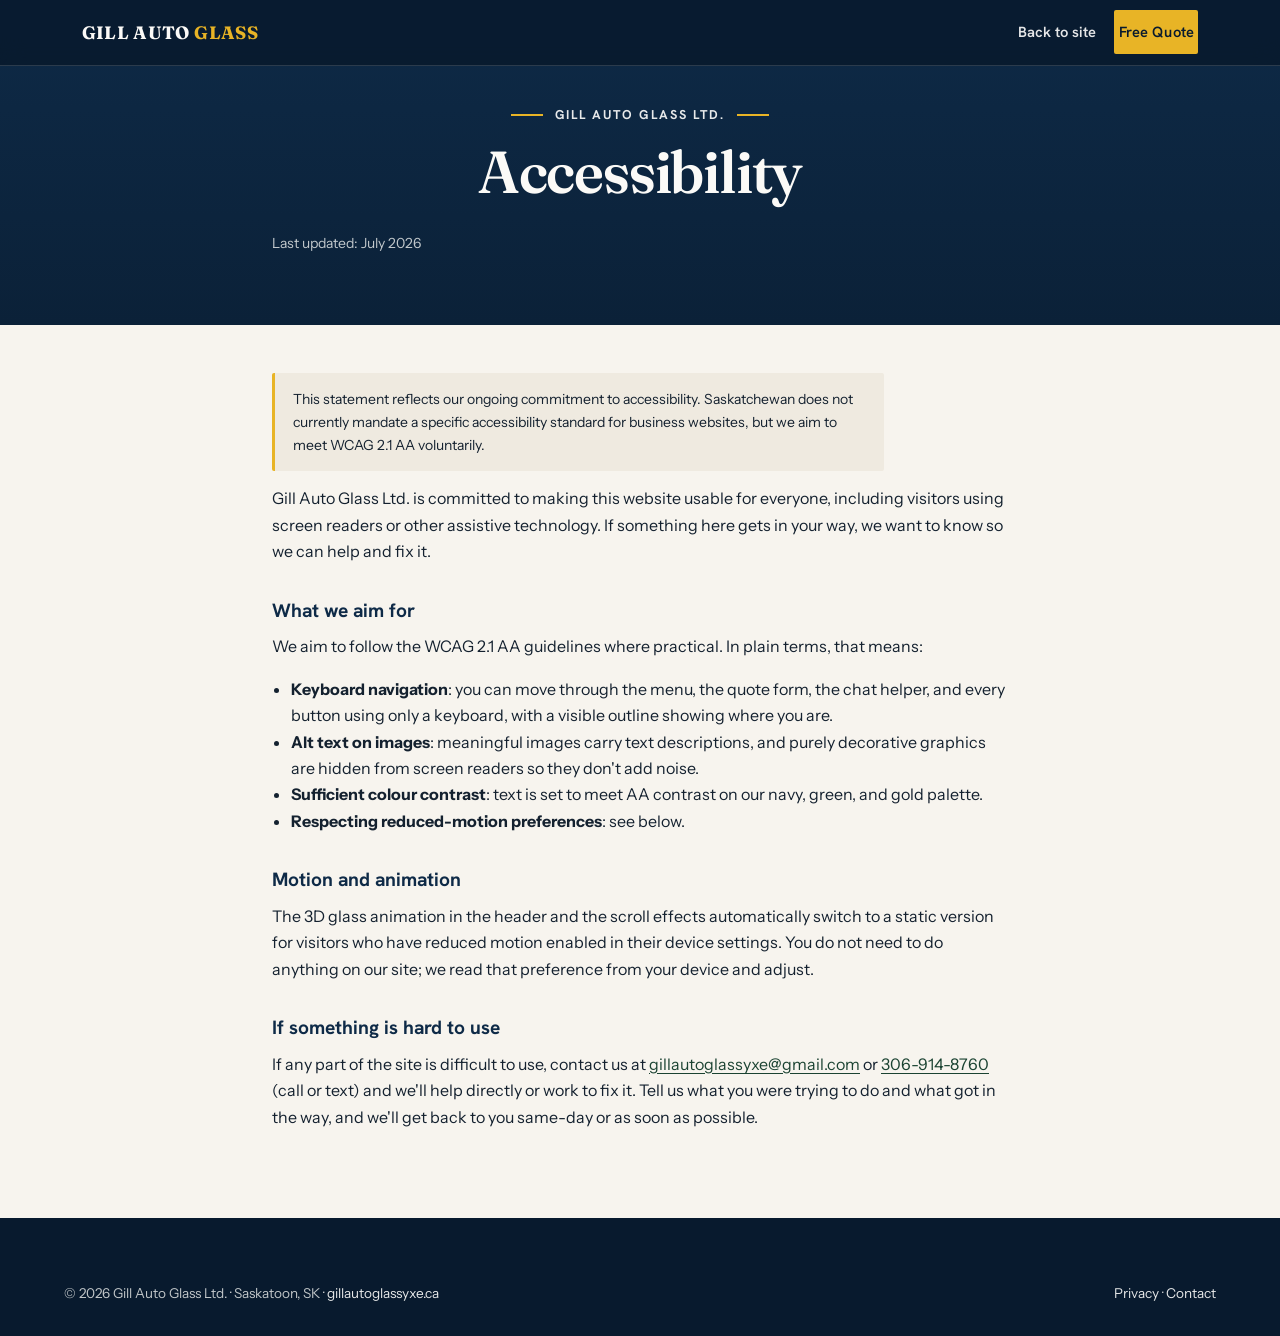
<file: accessibility.html>
<!DOCTYPE html>
<!-- Accessibility statement. Plain-language; reflects a voluntary WCAG 2.1 AA aim.
     Not legal advice. -->
<html lang="en">
<head>
  <meta charset="UTF-8">
  <meta name="viewport" content="width=device-width, initial-scale=1">
  <title>Accessibility | Gill Auto Glass Ltd., Saskatoon</title>
  <meta name="description" content="Accessibility statement for Gill Auto Glass Ltd., Saskatoon. Our commitment to WCAG 2.1 AA, reduced-motion support, and how to reach us if any part of the site is hard to use.">
  <meta name="robots" content="noindex">
  <link rel="canonical" href="https://gillautoglassyxe.ca/accessibility.html">

  <link rel="preconnect" href="https://fonts.googleapis.com">
  <link rel="preconnect" href="https://fonts.gstatic.com" crossorigin>
  <link href="https://fonts.googleapis.com/css2?family=Fraunces:opsz,wght@9..144,500;9..144,600;9..144,700&family=Hanken+Grotesk:wght@500;600;700&family=Instrument+Sans:ital,wght@0,400;0,500;0,600;1,400&display=swap" rel="stylesheet">
  <link rel="stylesheet" href="css/styles.css">
  <style>
    /* Page-local layout (shared look with privacy.html) */
    .policy-header {
      background: linear-gradient(180deg, var(--navy-800), var(--navy-900));
      color: var(--white-90);
      padding: 6.5rem 1.25rem 3.5rem;
    }
    .policy-body { padding: 3rem 1.25rem 4.5rem; }
    .policy-body h2 {
      font-family: var(--font-accent);
      font-size: 1.2rem;
      color: var(--navy-800);
      margin-top: 2.2rem;
    }
    .policy-body p, .policy-body li { max-width: 68ch; color: var(--ink); }
    .policy-updated { color: var(--white-70); font-size: var(--text-small); }
    .policy-note {
      background: var(--paper-deep);
      border-left: 3px solid var(--gold-500);
      border-radius: var(--radius-sm);
      padding: 0.9rem 1.1rem;
      font-size: var(--text-small);
      color: var(--ink-soft);
      max-width: 68ch;
    }
  </style>
</head>
<body>

  <a class="skip-link" href="#main">Skip to main content</a>

  <header class="site-nav">
    <div class="nav-inner">
      <!-- TODO: replace wordmark with owner's vector logo when available. -->
      <a href="index.html" class="wordmark" aria-label="Gill Auto Glass home">
        GILL AUTO <span class="wordmark-accent">GLASS</span>
      </a>
      <nav class="nav-links is-open-static" aria-label="Main navigation" style="display:flex; align-items:center; gap:1rem;">
        <a href="index.html">Back to site</a>
        <a href="index.html#quote" class="btn btn-gold nav-cta">Free Quote</a>
      </nav>
    </div>
  </header>

  <main id="main">
    <div class="policy-header">
      <div class="container container-narrow">
        <p class="eyebrow eyebrow-light">Gill Auto Glass Ltd.</p>
        <h1 class="section-title" style="color: var(--white);">Accessibility</h1>
        <p class="policy-updated">Last updated: July 2026 <!-- TODO (OWNER VERIFY): confirm date at launch --></p>
      </div>
    </div>

    <article class="policy-body section-paper">
      <div class="container container-narrow">
        <p class="policy-note">
          This statement reflects our ongoing commitment to accessibility. Saskatchewan does not
          currently mandate a specific accessibility standard for business websites, but we aim to
          meet WCAG 2.1 AA voluntarily.
        </p>

        <p>
          Gill Auto Glass Ltd. is committed to making this website usable for everyone, including
          visitors using screen readers or other assistive technology. If something here gets in
          your way, we want to know so we can help and fix it.
        </p>

        <h2>What we aim for</h2>
        <p>
          We aim to follow the WCAG 2.1 AA guidelines where practical. In plain terms, that means:
        </p>
        <ul>
          <li><strong>Keyboard navigation</strong>: you can move through the menu, the quote form, the chat helper, and every button using only a keyboard, with a visible outline showing where you are.</li>
          <li><strong>Alt text on images</strong>: meaningful images carry text descriptions, and purely decorative graphics are hidden from screen readers so they don't add noise.</li>
          <li><strong>Sufficient colour contrast</strong>: text is set to meet AA contrast on our navy, green, and gold palette.</li>
          <li><strong>Respecting reduced-motion preferences</strong>: see below.</li>
        </ul>

        <h2>Motion and animation</h2>
        <p>
          The 3D glass animation in the header and the scroll effects automatically switch to a
          static version for visitors who have reduced motion enabled in their device settings.
          You do not need to do anything on our site; we read that preference from your device and
          adjust.
        </p>

        <h2>If something is hard to use</h2>
        <p>
          If any part of the site is difficult to use, contact us at
          <a href="mailto:gillautoglassyxe@gmail.com">gillautoglassyxe@gmail.com</a> or
          <a href="tel:+13069148760">306-914-8760</a> (call or text) and we'll help directly or
          work to fix it. Tell us what you were trying to do and what got in the way, and we'll get
          back to you same-day or as soon as possible.
        </p>
      </div>
    </article>
  </main>

  <footer class="site-footer">
    <div class="container footer-bottom" style="margin-top: 0; border-top: 0; padding-top: 0.5rem;">
      <p>&copy; 2026 Gill Auto Glass Ltd. · Saskatoon, SK · <a href="index.html">gillautoglassyxe.ca</a></p>
      <p class="footer-domain"><a href="privacy.html">Privacy</a> · <a href="index.html#contact">Contact</a></p>
    </div>
  </footer>

</body>
</html>
</file>
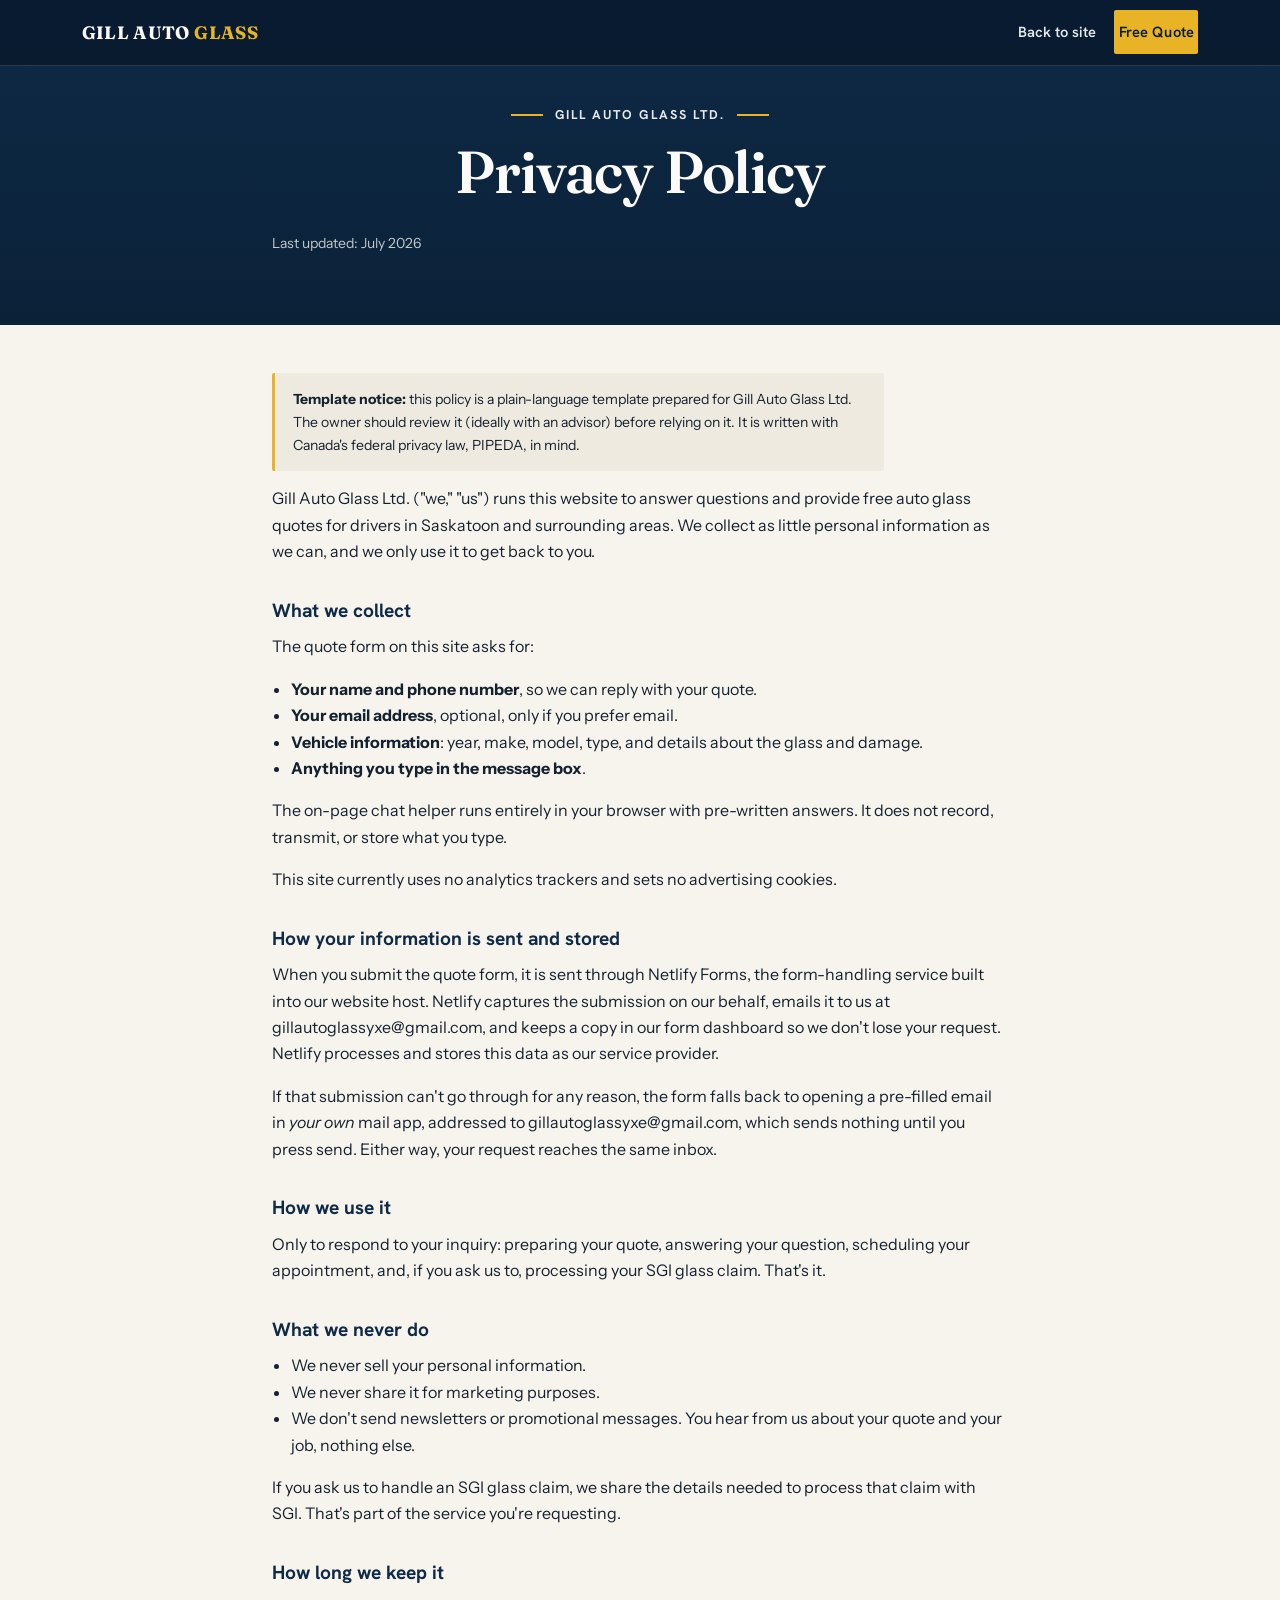
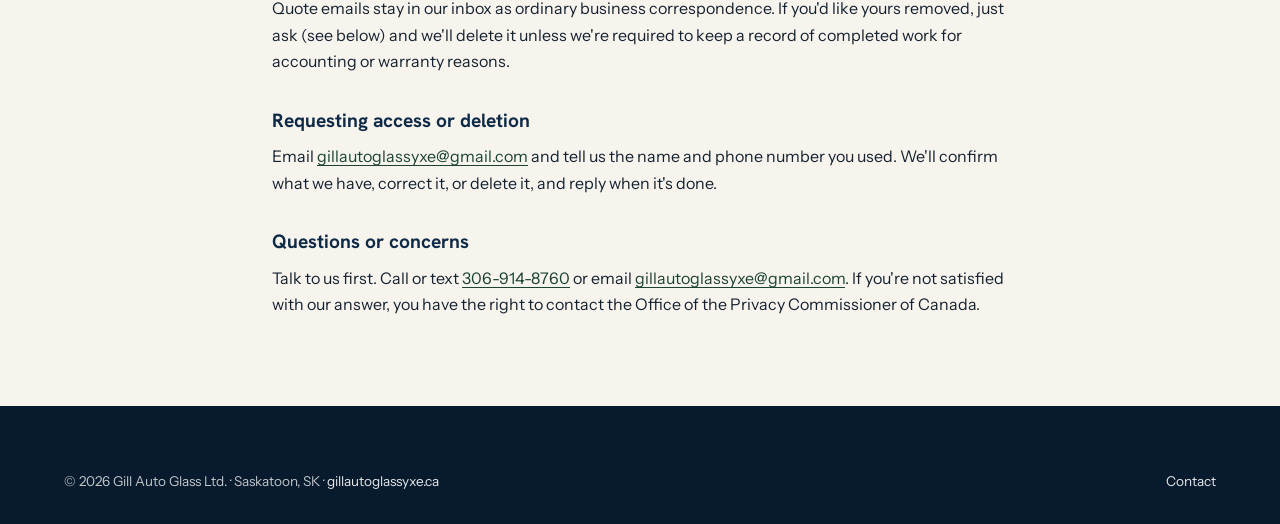
<file: privacy.html>
<!DOCTYPE html>
<!-- TEMPLATE. Owner should review before relying on it.
     Plain-language, PIPEDA-aware privacy policy for a small service business.
     Not legal advice. Have it reviewed before treating it as binding. -->
<html lang="en">
<head>
  <meta charset="UTF-8">
  <meta name="viewport" content="width=device-width, initial-scale=1">
  <title>Privacy Policy | Gill Auto Glass Ltd., Saskatoon</title>
  <meta name="description" content="Plain-language privacy policy for Gill Auto Glass Ltd., Saskatoon. What our quote form collects, how it's used, and how to request deletion.">
  <meta name="robots" content="noindex">
  <link rel="canonical" href="https://gillautoglassyxe.ca/privacy.html">

  <link rel="preconnect" href="https://fonts.googleapis.com">
  <link rel="preconnect" href="https://fonts.gstatic.com" crossorigin>
  <link href="https://fonts.googleapis.com/css2?family=Fraunces:opsz,wght@9..144,500;9..144,600;9..144,700&family=Hanken+Grotesk:wght@500;600;700&family=Instrument+Sans:ital,wght@0,400;0,500;0,600;1,400&display=swap" rel="stylesheet">
  <link rel="stylesheet" href="css/styles.css">
  <style>
    /* Page-local layout for the policy article */
    .policy-header {
      background: linear-gradient(180deg, var(--navy-800), var(--navy-900));
      color: var(--white-90);
      padding: 6.5rem 1.25rem 3.5rem;
    }
    .policy-body { padding: 3rem 1.25rem 4.5rem; }
    .policy-body h2 {
      font-family: var(--font-accent);
      font-size: 1.2rem;
      color: var(--navy-800);
      margin-top: 2.2rem;
    }
    .policy-body p, .policy-body li { max-width: 68ch; color: var(--ink); }
    .policy-updated { color: var(--white-70); font-size: var(--text-small); }
    .policy-note {
      background: var(--paper-deep);
      border-left: 3px solid var(--gold-500);
      border-radius: var(--radius-sm);
      padding: 0.9rem 1.1rem;
      font-size: var(--text-small);
      color: var(--ink-soft);
      max-width: 68ch;
    }
  </style>
</head>
<body>

  <a class="skip-link" href="#main">Skip to main content</a>

  <header class="site-nav">
    <div class="nav-inner">
      <!-- TODO: replace wordmark with owner's vector logo when available. -->
      <a href="index.html" class="wordmark" aria-label="Gill Auto Glass home">
        GILL AUTO <span class="wordmark-accent">GLASS</span>
      </a>
      <nav class="nav-links is-open-static" aria-label="Main navigation" style="display:flex; align-items:center; gap:1rem;">
        <a href="index.html">Back to site</a>
        <a href="index.html#quote" class="btn btn-gold nav-cta">Free Quote</a>
      </nav>
    </div>
  </header>

  <main id="main">
    <div class="policy-header">
      <div class="container container-narrow">
        <p class="eyebrow eyebrow-light">Gill Auto Glass Ltd.</p>
        <h1 class="section-title" style="color: var(--white);">Privacy Policy</h1>
        <p class="policy-updated">Last updated: July 2026 <!-- TODO (OWNER VERIFY): confirm date at launch --></p>
      </div>
    </div>

    <article class="policy-body section-paper">
      <div class="container container-narrow">
        <p class="policy-note">
          <strong>Template notice:</strong> this policy is a plain-language template prepared for
          Gill Auto Glass Ltd. The owner should review it (ideally with an advisor) before relying
          on it. It is written with Canada's federal privacy law, PIPEDA, in mind.
        </p>

        <p>
          Gill Auto Glass Ltd. ("we," "us") runs this website to answer questions and provide
          free auto glass quotes for drivers in Saskatoon and surrounding areas. We collect as
          little personal information as we can, and we only use it to get back to you.
        </p>

        <h2>What we collect</h2>
        <p>The quote form on this site asks for:</p>
        <ul>
          <li><strong>Your name and phone number</strong>, so we can reply with your quote.</li>
          <li><strong>Your email address</strong>, optional, only if you prefer email.</li>
          <li><strong>Vehicle information</strong>: year, make, model, type, and details about the glass and damage.</li>
          <li><strong>Anything you type in the message box</strong>.</li>
        </ul>
        <p>
          The on-page chat helper runs entirely in your browser with pre-written answers. It does
          not record, transmit, or store what you type.
        </p>
        <p>
          This site currently uses no analytics trackers and sets no advertising cookies.
        </p>

        <h2>How your information is sent and stored</h2>
        <p>
          When you submit the quote form, it is sent through Netlify Forms, the form-handling
          service built into our website host. Netlify captures the submission on our behalf, emails
          it to us at gillautoglassyxe@gmail.com, and keeps a copy in our form dashboard so we don't
          lose your request. Netlify processes and stores this data as our service provider.
        </p>
        <p>
          If that submission can't go through for any reason, the form falls back to opening a
          pre-filled email in <em>your own</em> mail app, addressed to gillautoglassyxe@gmail.com,
          which sends nothing until you press send. Either way, your request reaches the same inbox.
        </p>

        <h2>How we use it</h2>
        <p>
          Only to respond to your inquiry: preparing your quote, answering your question,
          scheduling your appointment, and, if you ask us to, processing your SGI glass claim.
          That's it.
        </p>

        <h2>What we never do</h2>
        <ul>
          <li>We never sell your personal information.</li>
          <li>We never share it for marketing purposes.</li>
          <li>We don't send newsletters or promotional messages. You hear from us about your quote and your job, nothing else.</li>
        </ul>
        <p>
          If you ask us to handle an SGI glass claim, we share the details needed to process that
          claim with SGI. That's part of the service you're requesting.
        </p>

        <h2>How long we keep it</h2>
        <p>
          Quote emails stay in our inbox as ordinary business correspondence. If you'd like yours
          removed, just ask (see below) and we'll delete it unless we're required to keep a record
          of completed work for accounting or warranty reasons.
        </p>

        <h2>Requesting access or deletion</h2>
        <p>
          Email <a href="mailto:gillautoglassyxe@gmail.com">gillautoglassyxe@gmail.com</a> and tell
          us the name and phone number you used. We'll confirm what we have, correct it, or delete
          it, and reply when it's done.
        </p>

        <h2>Questions or concerns</h2>
        <p>
          Talk to us first. Call or text <a href="tel:+13069148760">306-914-8760</a> or email
          <a href="mailto:gillautoglassyxe@gmail.com">gillautoglassyxe@gmail.com</a>. If you're not
          satisfied with our answer, you have the right to contact the
          Office of the Privacy Commissioner of Canada.
        </p>
      </div>
    </article>
  </main>

  <footer class="site-footer">
    <div class="container footer-bottom" style="margin-top: 0; border-top: 0; padding-top: 0.5rem;">
      <p>&copy; 2026 Gill Auto Glass Ltd. · Saskatoon, SK · <a href="index.html">gillautoglassyxe.ca</a></p>
      <p class="footer-domain"><a href="index.html#contact">Contact</a></p>
    </div>
  </footer>

</body>
</html>
</file>
<file: css/styles.css>
/* ==========================================================================
   GILL AUTO GLASS, styles.css
   Palette: deep navy (brand) · deep prairie green (secondary) · gold (sparing accent)
   Type:    Fraunces (display) · Instrument Sans (body) · Hanken Grotesk (accents)
   Mobile-first. No build tools.
   ========================================================================== */

/* --------------------------------------------------------------------------
   1. DESIGN TOKENS
   -------------------------------------------------------------------------- */
:root {
  /* Navy, dominant base */
  --navy-950: #081A2E;
  --navy-900: #0B2138;
  --navy-800: #0E2A47;   /* brand navy */
  --navy-700: #16395C;
  --navy-600: #22486E;

  /* Prairie green, strong secondary */
  --green-950: #0E2B1F;
  --green-900: #123527;
  --green-800: #1B4332;  /* section green */
  --green-700: #24523D;
  --green-600: #2E624A;
  --green-300: #5C9B7D;  /* light prairie green for icons/accents on dark, 5.4:1 on navy-950 */

  /* Gold, sparing accent (CTAs, highlights, thin rules only) */
  --gold-500: #E8B426;
  --gold-400: #F0C24A;
  --gold-600: #C99A15;

  /* Neutrals */
  --paper: #F7F4EE;       /* light section background */
  --paper-deep: #EFEAE0;  /* cards on paper */
  --ink: #14212F;         /* body text on light */
  --ink-soft: #3D4C5E;    /* muted text on light, 4.5:1+ on paper */
  --white: #FBFAF7;
  --white-90: rgba(250, 250, 248, 0.92);   /* body text on dark */
  --white-70: rgba(245, 246, 244, 0.78);   /* muted text on dark */
  --line-dark: rgba(255, 255, 255, 0.14);  /* hairlines on dark */
  --line-light: rgba(20, 33, 47, 0.14);    /* hairlines on light */

  /* Type */
  --font-display: "Fraunces", Georgia, serif;
  --font-body: "Instrument Sans", system-ui, -apple-system, sans-serif;
  --font-accent: "Hanken Grotesk", system-ui, -apple-system, sans-serif;

  /* Scale (fluid), oversized display sizes; type carries the design */
  --text-hero: clamp(2.5rem, 8vw, 5.5rem);
  --text-h2: clamp(2rem, 5.4vw, 3.7rem);
  --text-h3: clamp(1.12rem, 2.4vw, 1.3rem);
  --text-body: 1rem;
  --text-small: 0.875rem;

  /* Layout */
  --container: 72rem;
  --container-narrow: 46rem;
  --section-pad: clamp(4rem, 9vw, 7.5rem);
  --radius: 3px;      /* sharp, considered edges, no soft-UI rounding */
  --radius-sm: 2px;

  /* Z-index scale */
  --z-nav: 50;
  --z-chatbot: 60;
  --z-sticky: 40;
  --z-btt: 41;

  /* Motion */
  --ease-out: cubic-bezier(0.22, 1, 0.36, 1);
}

/* --------------------------------------------------------------------------
   2. BASE / RESET
   -------------------------------------------------------------------------- */
*, *::before, *::after { box-sizing: border-box; }

html { scroll-behavior: smooth; }
@media (prefers-reduced-motion: reduce) {
  html { scroll-behavior: auto; }
}

/* Anchored sections stop below the fixed nav */
[id] { scroll-margin-top: 76px; }

body {
  margin: 0;
  font-family: var(--font-body);
  font-size: var(--text-body);
  line-height: 1.65;
  color: var(--ink);
  background: var(--paper);
  -webkit-font-smoothing: antialiased;
  overflow-x: hidden;
}

img, svg { max-width: 100%; display: block; }

/* The hidden attribute always wins, even over components with display rules */
[hidden] { display: none !important; }

h1, h2, h3, h4 { margin: 0 0 0.6em; line-height: 1.15; }
p { margin: 0 0 1em; }
ul, ol { margin: 0 0 1em; padding-left: 1.2em; }

a { color: var(--green-800); text-underline-offset: 3px; }
a:hover { color: var(--green-600); }

button { font: inherit; cursor: pointer; }

/* Focus states, visible everywhere, on light and dark */
:focus-visible {
  outline: 3px solid var(--gold-500);
  outline-offset: 3px;
  border-radius: 2px;
}
.section-paper :focus-visible,
.section-winter :focus-visible {
  outline-color: var(--navy-800);
}

.visually-hidden {
  position: absolute;
  width: 1px; height: 1px;
  margin: -1px; padding: 0;
  overflow: hidden;
  clip: rect(0 0 0 0);
  white-space: nowrap;
  border: 0;
}

.skip-link {
  position: absolute;
  top: -100px; left: 1rem;
  z-index: 100;
  background: var(--gold-500);
  color: var(--navy-950);
  font-family: var(--font-accent);
  font-weight: 700;
  padding: 0.7rem 1.2rem;
  border-radius: var(--radius-sm);
  text-decoration: none;
  transition: top 0.2s var(--ease-out);
}
.skip-link:focus { top: 1rem; color: var(--navy-950); }

/* --------------------------------------------------------------------------
   3. TYPOGRAPHY HELPERS
   -------------------------------------------------------------------------- */
/* Section header group is centered site-wide for visual consistency.
   The eyebrow keeps its gold accent rule, now flanking the centered label
   on both sides so it never reads as a leading dash on a left heading. */
.eyebrow {
  font-family: var(--font-accent);
  font-size: 0.8rem;
  font-weight: 700;
  letter-spacing: 0.16em;
  text-transform: uppercase;
  color: var(--green-800);
  margin-bottom: 1rem;
  display: flex;
  justify-content: center;
  align-items: center;
  gap: 0.75rem;
  /* Center wrapped eyebrow lines too (e.g. "MOBILE WINDSHIELD REPLACEMENT"
     breaking to two lines on mobile). Without this the flex item's text
     defaults to left, reading as off-center under the centered heading. */
  text-align: center;
}
.eyebrow::before,
.eyebrow::after {
  content: "";
  width: 2rem;
  height: 2px;
  background: var(--gold-500);  /* thin gold rule, accent use */
  flex: none;
}
.eyebrow-light { color: var(--white-90); }

/* The hero keeps its own left-aligned identity (headline, sub, CTAs are left),
   so its eyebrow stays left with a single leading rule. */
.hero .eyebrow { justify-content: flex-start; text-align: left; }
.hero .eyebrow::after { display: none; }

.section-title {
  font-family: var(--font-display);
  font-weight: 600;
  font-size: var(--text-h2);
  line-height: 1.04;
  letter-spacing: -0.02em;
  max-width: 20ch;
  text-wrap: balance;
  margin-bottom: 0.5em;
  /* Centered headings site-wide */
  text-align: center;
  margin-left: auto;
  margin-right: auto;
}
.section-lede {
  font-size: 1.06rem;
  max-width: 54ch;
  color: var(--ink-soft);
  margin-bottom: 3rem;
  text-align: center;
  margin-left: auto;
  margin-right: auto;
}

/* Section rhythm: vary the vertical breathing room, kill the uniform-padding look */
.section--vast { padding-top: clamp(5.5rem, 13vw, 11rem); padding-bottom: clamp(5.5rem, 13vw, 11rem); }
.section--tight { padding-top: clamp(3.2rem, 6.5vw, 5rem); padding-bottom: clamp(3.2rem, 6.5vw, 5rem); }

/* Column order flip for the SGI split section (layout only; headings stay centered) */
@media (min-width: 880px) {
  .split--flip .split-text { order: 2; }
  .split--flip .split-visual { order: 1; }
}

/* Oversized ghost word, an editorial background element, never content */
.has-ghost { position: relative; overflow: hidden; }
.ghost-word {
  position: absolute;
  top: 0.02em;
  right: -0.06em;
  z-index: 0;
  font-family: var(--font-display);
  font-weight: 700;
  font-size: clamp(7rem, 24vw, 19rem);
  line-height: 0.8;
  letter-spacing: -0.03em;
  color: rgba(14, 42, 71, 0.05);
  pointer-events: none;
  user-select: none;
}
.ghost-word--dark { color: rgba(255, 255, 255, 0.035); }
.has-ghost > .container { position: relative; z-index: 1; }
@media (max-width: 640px) { .ghost-word { display: none; } }

/* Pull-quote: Fraunces italic between thin gold hairlines */
.pull-quote {
  margin: 1.8rem 0;
  padding: 1.2rem 0;
  border-top: 1px solid var(--gold-500);
  border-bottom: 1px solid var(--gold-500);
  font-family: var(--font-display);
  font-style: italic;
  font-weight: 500;
  font-size: clamp(1.3rem, 2.4vw, 1.75rem);
  line-height: 1.3;
  letter-spacing: -0.01em;
  color: var(--ink);
  max-width: 30ch;
}

h3 { font-family: var(--font-accent); font-weight: 700; font-size: var(--text-h3); }

/* --------------------------------------------------------------------------
   4. BUTTONS
   -------------------------------------------------------------------------- */
.btn {
  display: inline-flex;
  align-items: center;
  justify-content: center;
  gap: 0.5rem;
  font-family: var(--font-accent);
  font-weight: 700;
  font-size: 0.95rem;
  letter-spacing: 0.01em;
  text-decoration: none;
  border: 2px solid transparent;
  border-radius: var(--radius-sm);
  padding: 0.72rem 1.5rem;
  min-height: 44px;               /* touch target */
  cursor: pointer;
  transition: background-color 0.2s, color 0.2s, border-color 0.2s, box-shadow 0.2s;
}
.btn-lg { padding: 0.85rem 1.9rem; font-size: 1.02rem; }

.btn-gold {
  background: var(--gold-500);
  color: var(--navy-950);
}
.btn-gold:hover { background: var(--gold-400); color: var(--navy-950); }

.btn-navy {
  background: var(--navy-800);
  color: var(--white);
}
.btn-navy:hover { background: var(--navy-700); color: var(--white); }

.btn-outline-light {
  background: transparent;
  color: var(--white);
  border-color: rgba(255, 255, 255, 0.55);
}
.btn-outline-light:hover { border-color: var(--white); background: rgba(255,255,255,0.08); color: var(--white); }

.btn-outline-navy {
  background: transparent;
  color: var(--navy-800);
  border-color: var(--navy-800);
}
.btn-outline-navy:hover { background: var(--navy-800); color: var(--white); }

.btn-green {
  background: var(--green-800);
  color: var(--white);
}
.btn-green:hover { background: var(--green-700); color: var(--white); }

.btn-outline-green {
  background: transparent;
  color: var(--green-800);
  border-color: var(--green-800);
}
.btn-outline-green:hover { background: var(--green-800); color: var(--white); }

.btn-ghost {
  background: transparent;
  color: var(--white-90);
  border-color: transparent;
  text-decoration: underline;
  text-underline-offset: 4px;
}
.btn-ghost:hover { color: var(--white); }

/* --------------------------------------------------------------------------
   5. ICONS
   -------------------------------------------------------------------------- */
.icon {
  width: 1.35rem; height: 1.35rem;
  fill: none;
  stroke: currentColor;
  stroke-width: 1.8;
  stroke-linecap: round;
  stroke-linejoin: round;
  flex: none;
}
.icon-lg { width: 2rem; height: 2rem; }

/* --------------------------------------------------------------------------
   6. STICKY NAV
   -------------------------------------------------------------------------- */
.site-nav {
  position: fixed;
  top: 0; left: 0; right: 0;
  z-index: var(--z-nav);
  background: rgba(8, 26, 46, 0.9);
  backdrop-filter: blur(10px);
  -webkit-backdrop-filter: blur(10px);
  border-bottom: 1px solid var(--line-dark);
}
.nav-inner {
  max-width: var(--container);
  margin: 0 auto;
  padding: 0.65rem 1.1rem;
  display: flex;
  align-items: center;
  justify-content: space-between;
  gap: 1rem;
}

.wordmark {
  font-family: var(--font-display);
  font-weight: 700;
  font-size: 1.12rem;
  letter-spacing: 0.02em;
  color: var(--white);
  text-decoration: none;
  white-space: nowrap;
}
.wordmark:hover { color: var(--white); }
.wordmark-accent {
  color: var(--gold-500);
}

.nav-links {
  display: none; /* mobile: hidden until toggled */
}
.nav-links a {
  color: var(--white-90);
  text-decoration: none;
  font-family: var(--font-accent);
  font-weight: 600;
  font-size: 0.92rem;
  padding: 0.4rem 0.15rem;
}
.nav-links a:hover { color: var(--gold-400); }
.nav-phone { white-space: nowrap; }
.nav-cta { color: var(--navy-950) !important; }

.nav-toggle {
  display: inline-flex;
  flex-direction: column;
  justify-content: center;
  gap: 5px;
  width: 44px; height: 44px;
  padding: 10px;
  background: transparent;
  border: 0;
}
.nav-toggle-bar {
  display: block;
  width: 100%; height: 2px;
  background: var(--white);
  transition: transform 0.25s var(--ease-out), opacity 0.2s;
}
.nav-toggle[aria-expanded="true"] .nav-toggle-bar:nth-child(1) { transform: translateY(7px) rotate(45deg); }
.nav-toggle[aria-expanded="true"] .nav-toggle-bar:nth-child(2) { opacity: 0; }
.nav-toggle[aria-expanded="true"] .nav-toggle-bar:nth-child(3) { transform: translateY(-7px) rotate(-45deg); }

/* Mobile menu open state */
.nav-links.is-open {
  display: flex;
  flex-direction: column;
  align-items: flex-start;
  gap: 0.35rem;
  position: absolute;
  top: 100%; left: 0; right: 0;
  background: var(--navy-950);
  border-bottom: 1px solid var(--line-dark);
  padding: 1rem 1.25rem 1.4rem;
}
.nav-links.is-open a { padding: 0.55rem 0.15rem; font-size: 1.02rem; }
.nav-links.is-open .nav-cta { margin-top: 0.5rem; padding: 0.72rem 1.5rem; }

@media (min-width: 960px) {
  .nav-toggle { display: none; }
  .nav-links {
    display: flex;
    align-items: center;
    gap: clamp(0.7rem, 1.6vw, 1.4rem);
  }
}

/* --------------------------------------------------------------------------
   7. HERO
   -------------------------------------------------------------------------- */
.hero {
  position: relative;
  min-height: 100svh;
  display: flex;
  flex-direction: column;
  justify-content: center;
  background:
    radial-gradient(120% 90% at 80% 10%, var(--navy-700) 0%, transparent 55%),
    linear-gradient(175deg, var(--navy-900) 0%, var(--navy-800) 55%, var(--navy-950) 100%);
  color: var(--white-90);
  overflow: hidden;
  padding: 6.5rem 1.25rem 5rem;
}

.hero-canvas-wrap {
  position: absolute;
  inset: 0;
  z-index: 0;
}
.hero-canvas-wrap canvas {
  position: absolute;
  inset: 0;
  width: 100%; height: 100%;
}

/* Static fallback pane (reduced motion / no WebGL). Hidden once canvas mounts. */
.hero-glass-fallback {
  position: absolute;
  inset: 0;
  display: flex;
  align-items: center;
  justify-content: flex-end;
  padding: 2rem;
  opacity: 0.5;
}
.fallback-glass-svg { width: min(60vw, 620px); height: auto; }

.hero-content {
  position: relative;
  z-index: 1;
  max-width: var(--container);
  margin: 0 auto;
  width: 100%;
}

.hero-title {
  font-family: var(--font-display);
  font-weight: 600;
  font-size: var(--text-hero);
  line-height: 1.01;
  letter-spacing: -0.025em;
  color: var(--white);
  max-width: 15ch;
  text-wrap: balance;
}
.hero-title em {
  font-style: italic;
  color: var(--gold-400);
}
/* Supporting line under the main headline, a step down so it doesn't compete */
.hero-title-sub {
  display: block;
  font-size: 0.56em;
  line-height: 1.1;
  margin-top: 0.28em;
  max-width: 22ch;
}

.hero-sub {
  max-width: 54ch;
  font-size: 1.06rem;
  color: var(--white-70);
  margin: 1.2rem 0 1.8rem;
}

.hero-ctas {
  display: flex;
  flex-wrap: wrap;
  gap: 0.8rem;
  margin-bottom: 2.4rem;
}

/* Badge row: same HEIGHT, auto width, evenly spaced with generous gaps.
   Desktop = wrapping flex row; mobile (<=440px) = 2-across grid. */
.trust-badges {
  --badge-h: 52px;
  list-style: none;
  padding: 0;
  margin: 0;
  display: flex;
  flex-wrap: wrap;
  align-items: stretch;
  gap: 0.9rem 1rem;
  max-width: 40rem;
}
.trust-badges li {
  height: var(--badge-h);
  display: flex;
  align-items: center;
  gap: 0.6rem;
  font-family: var(--font-accent);
  font-weight: 600;
  font-size: 0.9rem;
  color: var(--white-90);
  background: rgba(255, 255, 255, 0.06);
  border: 1px solid var(--line-dark);
  border-radius: var(--radius-sm);
  padding: 0 1rem;
}
.trust-badges .icon { color: var(--gold-500); }

/* Official SGI Preferred Partner logo: light chip so it's legible on navy,
   shown at natural aspect at the shared badge height, never recoloured. */
.trust-badges li.trust-badge-logo {
  background: var(--white);
  border-color: rgba(255, 255, 255, 0.5);
  padding: 0.4rem 0.75rem;
}
.trust-badge-logo img {
  height: 100%;
  width: auto;
  max-width: 100%;
  object-fit: contain;
  display: block;
}

@media (max-width: 440px) {
  .trust-badges {
    display: grid;
    grid-template-columns: 1fr 1fr;
  }
  .trust-badges li { height: 48px; }
  /* Logo spans both columns on top for prominence, badges sit 2-across below */
  .trust-badges li.trust-badge-logo {
    grid-column: 1 / -1;
    height: 60px;
    justify-content: center;
  }
}

.hero-scroll-hint {
  position: absolute;
  left: 50%;
  bottom: 1.2rem;
  transform: translateX(-50%);
  z-index: 1;
  display: flex;
  align-items: center;
  gap: 0.5rem;
  font-family: var(--font-accent);
  font-size: 0.78rem;
  letter-spacing: 0.08em;
  text-transform: uppercase;
  color: var(--white-70);
  white-space: nowrap;
}
.hero-scroll-hint .icon { width: 1rem; height: 1rem; animation: hint-bob 2.2s ease-in-out infinite; }
@keyframes hint-bob {
  0%, 100% { transform: translateY(0); }
  50% { transform: translateY(5px); }
}
@media (prefers-reduced-motion: reduce) {
  .hero-scroll-hint .icon { animation: none; }
}
@media (max-width: 420px) {
  .hero-scroll-hint { display: none; }
}

/* --------------------------------------------------------------------------
   8. SECTIONS, shared shells
   -------------------------------------------------------------------------- */
.section { padding: var(--section-pad) 1.25rem; }
.container { max-width: var(--container); margin: 0 auto; }
.container-narrow { max-width: var(--container-narrow); }

.section-paper { background: var(--paper); color: var(--ink); }

.section-navy {
  background: linear-gradient(180deg, var(--navy-800), var(--navy-900));
  color: var(--white-90);
}
.section-green {
  background: linear-gradient(180deg, var(--green-800), var(--green-900));
  color: var(--white-90);
}
.section-deepgreen {
  background: linear-gradient(180deg, var(--green-900), var(--green-950));
  color: var(--white-90);
}

/* On-dark section overrides */
.section-navy .section-lede,
.section-green .section-lede,
.section-deepgreen .section-lede { color: var(--white-70); }
.section-navy a:not(.btn),
.section-green a:not(.btn),
.section-deepgreen a:not(.btn) { color: var(--gold-400); }
.section-navy a:not(.btn):hover,
.section-green a:not(.btn):hover,
.section-deepgreen a:not(.btn):hover { color: var(--gold-500); }
.section-navy .eyebrow, .section-green .eyebrow, .section-deepgreen .eyebrow { color: var(--white-90); }
.section-navy .section-title, .section-green .section-title, .section-deepgreen .section-title { color: var(--white); }

.section-cta {
  margin-top: 2.2rem;
  display: flex;
  flex-direction: column;
  align-items: flex-start;
  gap: 0.9rem;
}
.cta-aside { font-size: var(--text-small); margin: 0; }
.fine-print { font-size: var(--text-small); color: var(--white-70); }
.section-paper .fine-print { color: var(--ink-soft); }

/* Split layout (text + visual) */
.split { display: grid; gap: 2.5rem; }
@media (min-width: 880px) {
  .split { grid-template-columns: 1.2fr 0.8fr; align-items: center; gap: 4rem; }
}

/* --------------------------------------------------------------------------
   9. SERVICES, editorial numbered index (not a card grid)
   -------------------------------------------------------------------------- */
.services-index {
  list-style: none;
  padding: 0;
  margin: 0;
  border-top: 1px solid var(--line-light);
}
.service-row {
  display: grid;
  grid-template-columns: 3.2rem 1fr auto;
  gap: 1rem 1.4rem;
  align-items: start;
  padding: 1.4rem 0.9rem 1.4rem 0.75rem;
  border-bottom: 1px solid var(--line-light);
  border-left: 3px solid transparent;
  transition: border-color 0.2s, background-color 0.2s;
}
.service-row:hover {
  background: var(--white);
  border-left-color: var(--gold-500);
}
.service-num {
  font-family: var(--font-display);
  font-weight: 600;
  font-size: 1.05rem;
  color: var(--green-800);
  padding-top: 0.2rem;
  font-variant-numeric: tabular-nums;
}
.service-row-main h3 { font-size: 1.12rem; margin-bottom: 0.35rem; color: var(--navy-800); }
.service-row-main p { font-size: 0.95rem; color: var(--ink-soft); margin: 0; max-width: 62ch; }
.service-row-icon { color: var(--green-700); margin-top: 0.15rem; }

/* ADAS differentiator row keeps a persistent gold flag */
.service-row-flag { border-left-color: var(--gold-500); }

@media (max-width: 560px) {
  .service-row { grid-template-columns: 2.4rem 1fr; }
  .service-row-icon { display: none; }
}
/* Index sits offset from the header on wide screens */
@media (min-width: 1024px) {
  .services-index { margin-left: 12%; }
}

/* --------------------------------------------------------------------------
   10. MOBILE SERVICE STEPS
   -------------------------------------------------------------------------- */
.steps-row {
  list-style: none;
  counter-reset: step;
  padding: 0;
  margin: 0 0 1rem;
  display: grid;
  gap: 1rem;
}
@media (min-width: 780px) { .steps-row { grid-template-columns: repeat(3, 1fr); gap: 1.4rem; } }

.step-card {
  background: rgba(255, 255, 255, 0.05);
  border: 1px solid var(--line-dark);
  border-radius: var(--radius);
  padding: 1.6rem 1.4rem;
}
.step-num {
  display: block;
  color: var(--gold-400);
  font-family: var(--font-display);
  font-weight: 600;
  font-style: italic;
  font-size: 2.6rem;
  line-height: 1;
  margin-bottom: 0.7rem;
}
/* Staggered stair on desktop, deliberate, not grid-perfect.
   (margin, not transform: GSAP reveals own the transform channel) */
@media (min-width: 780px) {
  .steps-row { align-items: start; }
  .steps-row .step-card:nth-child(2) { margin-top: 1.6rem; }
  .steps-row .step-card:nth-child(3) { margin-top: 3.2rem; }
}
.step-card h3 { color: var(--white); font-size: 1.1rem; }
.step-card p { color: var(--white-70); font-size: 0.95rem; margin: 0; }

/* --------------------------------------------------------------------------
   11. ADAS SECTION
   -------------------------------------------------------------------------- */
.adas-diagram {
  background: var(--green-800);
  color: var(--white-70);
  border-radius: var(--radius);
  padding: 2rem 1.6rem 1.4rem;
}
.adas-diagram svg { width: 100%; height: auto; color: var(--white-70); }
.diagram-caption {
  font-family: var(--font-accent);
  font-size: 0.82rem;
  letter-spacing: 0.04em;
  text-align: center;
  color: var(--white-70);
  margin: 1rem 0 0;
}

/* --------------------------------------------------------------------------
   12. SGI CLAIMS
   -------------------------------------------------------------------------- */
.check-list {
  list-style: none;
  padding: 0;
  margin: 0 0 1.2em;
}
.check-list li {
  position: relative;
  padding-left: 2rem;
  margin-bottom: 0.8em;
}
.check-list li::before {
  content: "";
  position: absolute;
  left: 0; top: 0.42em;
  width: 0.95rem; height: 0.55rem;
  border-left: 2.5px solid var(--gold-500);
  border-bottom: 2.5px solid var(--gold-500);
  transform: rotate(-45deg);
}

.claim-card {
  background: rgba(255, 255, 255, 0.06);
  border: 1px solid var(--line-dark);
  border-radius: var(--radius);
  padding: 1.8rem 1.6rem;
}
.claim-card-title {
  color: var(--white);
  font-size: 1.05rem;
  padding-bottom: 0.8rem;
  border-bottom: 2px solid var(--gold-500);
  display: inline-block;
}
.claim-steps {
  list-style: none;
  counter-reset: claim;
  padding: 0;
  margin: 1.2rem 0 0.8rem;
}
.claim-steps li {
  counter-increment: claim;
  display: flex;
  align-items: baseline;
  gap: 0.9rem;
  padding: 0.65rem 0;
  border-bottom: 1px solid var(--line-dark);
  color: var(--white-90);
}
.claim-steps li:last-child { border-bottom: 0; }
.claim-steps li::before {
  content: counter(claim);
  font-family: var(--font-display);
  font-weight: 700;
  color: var(--gold-400);
  font-size: 1.1rem;
}
.claim-card-note { color: var(--white-70); font-size: var(--text-small); margin: 0; }

/* --------------------------------------------------------------------------
   13. WINTER
   -------------------------------------------------------------------------- */
.section-winter {
  background:
    linear-gradient(180deg, rgba(27, 67, 50, 0.05), transparent 40%),
    var(--paper);
}
.winter-grid { display: grid; gap: 2rem; }
@media (min-width: 880px) { .winter-grid { grid-template-columns: 1.2fr 0.8fr; gap: 3.5rem; } }

.winter-points { display: grid; gap: 1rem; align-content: start; }
.winter-point {
  background: var(--green-800);
  color: var(--white-90);
  border-radius: var(--radius);
  padding: 1.4rem 1.4rem 1.1rem;
}
.winter-point-figure {
  display: block;
  font-family: var(--font-display);
  font-weight: 700;
  font-size: 2rem;
  color: var(--gold-400);
  margin-bottom: 0.3rem;
}
.winter-point p { font-size: 0.92rem; color: var(--white-70); margin: 0; }

/* --------------------------------------------------------------------------
   14. QUOTE WIZARD
   -------------------------------------------------------------------------- */
.wizard {
  background: rgba(255, 255, 255, 0.05);
  border: 1px solid var(--line-dark);
  border-radius: var(--radius);
  padding: 1.5rem 1.25rem 1.75rem;
}
@media (min-width: 640px) { .wizard { padding: 2.2rem 2.4rem 2.4rem; } }

.wizard-progress {
  list-style: none;
  display: flex;
  gap: 0.4rem;
  padding: 0;
  margin: 0 0 1.8rem;
}
.wp-step {
  flex: 1;
  display: flex;
  flex-direction: column;
  gap: 0.5rem;
  font-family: var(--font-accent);
  font-size: 0.78rem;
  font-weight: 600;
  letter-spacing: 0.05em;
  text-transform: uppercase;
  color: var(--white-70);
}
.wp-dot {
  display: block;
  height: 4px;
  border-radius: 2px;
  background: rgba(255, 255, 255, 0.18);
  transition: background-color 0.3s;
}
.wp-step.is-active { color: var(--gold-400); }
.wp-step.is-active .wp-dot,
.wp-step.is-done .wp-dot { background: var(--gold-500); }
.wp-step.is-done { color: var(--white-90); }

.wizard-step { border: 0; padding: 0; margin: 0; min-width: 0; }
.wizard-step legend {
  font-family: var(--font-display);
  font-weight: 600;
  font-size: 1.25rem;
  color: var(--white);
  margin-bottom: 1.2rem;
  padding: 0;
}

.field { margin-bottom: 1.15rem; min-width: 0; }
.field-row { display: grid; gap: 0 1rem; }
@media (min-width: 560px) { .field-row { grid-template-columns: 1fr 1fr; } }

.field label, .field-label {
  display: block;
  font-family: var(--font-accent);
  font-weight: 600;
  font-size: 0.92rem;
  color: var(--white-90);
  margin-bottom: 0.4rem;
}
.req { color: var(--gold-400); }
.optional { font-weight: 400; color: var(--white-70); font-size: 0.85em; }

.field input[type="text"],
.field input[type="tel"],
.field input[type="email"],
.field select,
.field textarea {
  width: 100%;
  font: inherit;
  color: var(--white);
  background: rgba(8, 26, 46, 0.45);
  border: 1px solid rgba(255, 255, 255, 0.25);
  border-radius: var(--radius-sm);
  padding: 0.7rem 0.9rem;
  min-height: 44px;
}
.field ::placeholder { color: rgba(245, 246, 244, 0.45); }
.field select {
  appearance: none;
  background-image: url("data:image/svg+xml;charset=utf-8,%3Csvg xmlns='http://www.w3.org/2000/svg' width='14' height='9' fill='none'%3E%3Cpath d='M1 1l6 6 6-6' stroke='%23F0C24A' stroke-width='2' stroke-linecap='round'/%3E%3C/svg%3E");
  background-repeat: no-repeat;
  background-position: right 0.9rem center;
  padding-right: 2.4rem;
}
.field select option { color: var(--ink); background: var(--white); }
.field input:focus-visible, .field select:focus-visible, .field textarea:focus-visible {
  border-color: var(--gold-500);
  outline-offset: 1px;
}

.field-help {
  font-size: 0.86rem;
  color: var(--white-70);
  margin: -0.1rem 0 0.6rem;
  max-width: 52ch;
}
/* "Can't find your VIN?" jump link, sits under the VIN helper text */
.vin-faq-link {
  display: inline-block;
  margin-top: 0.3rem;
  font-family: var(--font-accent);
  font-weight: 600;
}

/* Briefly flag the FAQ item that was just jumped to, so the answer is obvious */
.faq-item.faq-flash {
  outline: 2px solid var(--gold-500);
  outline-offset: 2px;
}

/* Radio chips */
.chip-group { display: flex; flex-wrap: wrap; gap: 0.5rem; }
.chip { position: relative; }
.chip input {
  position: absolute;
  opacity: 0;
  width: 100%; height: 100%;
  margin: 0;
  cursor: pointer;
}
.chip span {
  display: inline-flex;
  align-items: center;
  min-height: 44px;
  padding: 0.45rem 1.05rem;
  border: 1.5px solid rgba(255, 255, 255, 0.3);
  border-radius: var(--radius-sm);
  font-family: var(--font-accent);
  font-weight: 600;
  font-size: 0.9rem;
  color: var(--white-90);
  cursor: pointer;
  transition: background-color 0.15s, border-color 0.15s, color 0.15s;
}
.chip:hover span { border-color: var(--gold-400); }
.chip input:checked + span {
  background: var(--gold-500);
  border-color: var(--gold-500);
  color: var(--navy-950);
}
.chip input:focus-visible + span {
  outline: 3px solid var(--gold-500);
  outline-offset: 3px;
}

.wizard-error {
  color: #FFC9C2;
  background: rgba(140, 40, 30, 0.35);
  border: 1px solid rgba(255, 160, 145, 0.4);
  border-radius: var(--radius-sm);
  font-size: 0.9rem;
  padding: 0.6rem 0.9rem;
}

.wizard-nav {
  display: flex;
  justify-content: space-between;
  align-items: center;
  gap: 1rem;
  margin-top: 1.6rem;
}
.wizard-mailto-note { margin-top: 1.2rem; margin-bottom: 0; }

.wizard-success { text-align: center; padding: 1.5rem 0.5rem 0.5rem; }
.wizard-success .icon-lg { margin: 0 auto 1rem; color: var(--gold-400); width: 2.6rem; height: 2.6rem; }
.wizard-success h3 { color: var(--white); font-size: 1.3rem; }
.wizard-success p { color: var(--white-90); max-width: 44ch; margin-left: auto; margin-right: auto; }

/* --------------------------------------------------------------------------
   15. FAQ ACCORDION
   -------------------------------------------------------------------------- */
.faq-list { display: grid; gap: 0.7rem; }
.faq-item {
  background: var(--white);
  border: 1px solid var(--line-light);
  border-radius: var(--radius-sm);
  overflow: hidden;
}
.faq-item summary {
  list-style: none;
  cursor: pointer;
  display: flex;
  align-items: center;
  justify-content: space-between;
  gap: 1rem;
  padding: 1.05rem 1.2rem;
  font-family: var(--font-accent);
  font-weight: 700;
  font-size: 1rem;
  color: var(--navy-800);
  min-height: 44px;
}
.faq-item summary::-webkit-details-marker { display: none; }
.faq-item summary::after {
  content: "";
  flex: none;
  width: 0.6rem; height: 0.6rem;
  border-right: 2px solid var(--navy-800);
  border-bottom: 2px solid var(--navy-800);
  transform: rotate(45deg);
  transition: transform 0.2s var(--ease-out);
  margin-right: 0.2rem;
}
.faq-item[open] summary::after { transform: rotate(-135deg); }
.faq-item[open] summary { border-bottom: 1px solid var(--line-light); }
.faq-body { padding: 1rem 1.2rem 0.4rem; color: var(--ink-soft); font-size: 0.97rem; }
.faq-body ul { margin-bottom: 1em; }

/* --------------------------------------------------------------------------
   16. RESOURCES
   -------------------------------------------------------------------------- */
.resources-grid { display: grid; gap: 1.1rem; }
/* Feature layout: first article runs tall on the left, two stack right (40/60 flip
   of the split sections around it) */
@media (min-width: 880px) {
  .resources-grid { grid-template-columns: 1.3fr 1fr; align-items: stretch; }
  .resources-grid .resource-card:first-child { grid-row: 1 / 3; }
}

.resource-card {
  background: rgba(255, 255, 255, 0.05);
  border: 1px solid var(--line-dark);
  border-radius: var(--radius);
  padding: 1.6rem 1.4rem;
  display: flex;
  flex-direction: column;
}
.resource-tag {
  font-family: var(--font-accent);
  font-size: 0.75rem;
  font-weight: 700;
  letter-spacing: 0.12em;
  text-transform: uppercase;
  color: var(--gold-400);
  margin-bottom: 0.6rem;
}
.resource-card h3 { color: var(--white); font-size: 1.12rem; }
.resource-summary { color: var(--white-70); font-size: 0.94rem; flex: 1; }

.resource-more summary {
  list-style: none;
  cursor: pointer;
  display: inline-flex;
  align-items: center;
  min-height: 44px;
  font-family: var(--font-accent);
  font-weight: 700;
  font-size: 0.9rem;
  color: var(--gold-400);
  text-decoration: underline;
  text-underline-offset: 4px;
}
.resource-more summary::-webkit-details-marker { display: none; }
.resource-more summary:hover { color: var(--gold-500); }
.resource-more[open] summary { color: var(--white-70); }
.resource-body {
  margin-top: 0.6rem;
  padding-top: 0.9rem;
  border-top: 1px solid var(--line-dark);
  color: var(--white-90);
  font-size: 0.94rem;
}

/* --------------------------------------------------------------------------
   17. REVIEWS
   -------------------------------------------------------------------------- */
.reviews-grid { display: grid; gap: 1.1rem; }
@media (min-width: 640px) { .reviews-grid { grid-template-columns: repeat(2, 1fr); } }
@media (min-width: 1024px) {
  .reviews-grid { grid-template-columns: repeat(3, 1fr); align-items: start; }
  /* middle column drops a half-step, staggered, not a perfect grid */
  .reviews-grid .review-card:nth-child(3n+2) { margin-top: 1.6rem; }
}

.review-card {
  margin: 0;
  background: var(--white);
  border: 1px solid var(--line-light);
  border-radius: var(--radius);
  padding: 1.5rem 1.4rem;
  display: flex;
  flex-direction: column;
}
.review-stars {
  color: #96720A; /* darker star gold, 4.46:1 on white */
  letter-spacing: 0.2em;
  font-size: 0.95rem;
  margin-bottom: 0.7rem;
}
.review-card blockquote {
  margin: 0 0 1rem;
  font-size: 0.97rem;
  color: var(--ink);
  flex: 1;
}
.review-card figcaption {
  font-family: var(--font-accent);
  font-weight: 600;
  font-size: 0.88rem;
  color: var(--ink-soft);
}
.review-note { font-weight: 400; opacity: 0.75; }

/* --------------------------------------------------------------------------
   18. CONTACT
   -------------------------------------------------------------------------- */
.contact-lines { display: grid; gap: 0.4rem; }
.contact-line {
  display: flex;
  align-items: flex-start;
  gap: 0.85rem;
  margin: 0 0 0.7rem;
}
.contact-line .icon { color: var(--gold-400); margin-top: 0.2rem; }

/* Hours: two-column day/time grid, rendered from CONFIG.hours */
.hours-block {
  display: grid;
  grid-template-columns: auto auto;
  gap: 0.1rem 1rem;
  justify-content: start;
}
.hours-block .hours-day { color: inherit; }
.hours-block .hours-time { font-variant-numeric: tabular-nums; }
.footer-hours {
  display: grid;
  grid-template-columns: auto auto;
  gap: 0.15rem 0.9rem;
  justify-content: start;
  margin: 0;
}
.footer-hours .hours-time { font-variant-numeric: tabular-nums; color: var(--white-70); }

.contact-photo {
  margin: 0 0 1.1rem;
}
.contact-photo img {
  width: 100%;
  max-height: 340px;
  object-fit: cover;
  object-position: center 35%; /* keep the 418-C door lettering in frame */
  border: 1px solid var(--line-dark);
  border-radius: var(--radius);
  display: block;
}
.contact-photo figcaption {
  font-family: var(--font-accent);
  font-size: 0.78rem;
  letter-spacing: 0.06em;
  text-transform: uppercase;
  color: var(--white-70);
  margin-top: 0.55rem;
}

.contact-cta-card {
  background: rgba(8, 26, 46, 0.35);
  border: 1px solid var(--line-dark);
  border-radius: var(--radius);
  padding: 1.8rem 1.6rem;
  display: flex;
  flex-direction: column;
  gap: 0.8rem;
  align-items: flex-start;
}
.contact-cta-card h3 { color: var(--white); margin-bottom: 0; }
.contact-cta-card p { color: var(--white-70); margin: 0; }

/* --------------------------------------------------------------------------
   19. FOOTER
   -------------------------------------------------------------------------- */
.site-footer {
  background: var(--navy-950);
  color: var(--white-70);
  padding: 3.5rem 1.25rem 2rem;
  font-size: 0.93rem;
}
.footer-grid { display: grid; gap: 2.2rem; }
@media (min-width: 780px) { .footer-grid { grid-template-columns: 1.4fr 1fr 1.2fr 1fr; gap: 2rem; } }

.wordmark-footer { font-size: 1.25rem; margin-bottom: 0.5rem; }
.footer-legal-name { color: var(--white-90); font-weight: 600; margin-bottom: 0.4rem; }

.site-footer h3 {
  font-family: var(--font-accent);
  font-size: 0.8rem;
  font-weight: 700;
  letter-spacing: 0.14em;
  text-transform: uppercase;
  color: var(--white-90);
  margin-bottom: 0.9rem;
}
.site-footer a { color: var(--white-90); text-decoration: none; }
.site-footer a:hover { color: var(--gold-400); }
.footer-nav { display: flex; flex-direction: column; gap: 0.45rem; align-items: flex-start; }
.footer-nav a { padding: 0.1rem 0; }
.footer-social { display: flex; flex-direction: column; gap: 0.45rem; align-items: flex-start; }
.footer-social-link { display: inline-flex; align-items: center; gap: 0.5rem; }
.footer-social-link .icon { width: 1.1rem; height: 1.1rem; color: var(--green-300); }
.footer-soon { color: var(--white-70); font-size: 0.85em; }

.footer-bottom {
  margin-top: 2.8rem;
  padding-top: 1.4rem;
  border-top: 1px solid var(--line-dark);
  display: flex;
  flex-wrap: wrap;
  justify-content: space-between;
  gap: 0.5rem;
  font-size: 0.85rem;
}
.footer-bottom p { margin: 0; }
.footer-domain { color: var(--white-70); }

/* --------------------------------------------------------------------------
   20. STICKY MOBILE BAR
   -------------------------------------------------------------------------- */
.sticky-bar {
  position: fixed;
  left: 0; right: 0; bottom: 0;
  z-index: var(--z-sticky);
  display: flex;
  background: var(--navy-950);
  border-top: 1px solid var(--line-dark);
  padding-bottom: env(safe-area-inset-bottom, 0);
}
.sticky-bar-btn {
  flex: 1;
  display: flex;
  align-items: center;
  justify-content: center;
  gap: 0.45rem;
  min-height: 54px;
  font-family: var(--font-accent);
  font-weight: 700;
  font-size: 0.92rem;
  color: var(--white);
  text-decoration: none;
  border-right: 1px solid var(--line-dark);
}
.sticky-bar-btn:last-child { border-right: 0; }
.sticky-bar-btn:hover { color: var(--gold-400); }
.sticky-bar-quote { background: var(--gold-500); color: var(--navy-950); }
.sticky-bar-quote:hover { background: var(--gold-400); color: var(--navy-950); }

/* Sticky bar is a mobile pattern; hide on wide screens where nav CTA is visible */
@media (min-width: 960px) { .sticky-bar { display: none; } }
/* Reserve space so the bar never covers the footer */
@media (max-width: 959.98px) { body { padding-bottom: 54px; } }

/* --------------------------------------------------------------------------
   21. BACK TO TOP
   -------------------------------------------------------------------------- */
.back-to-top {
  position: fixed;
  right: 1rem;
  bottom: calc(54px + 1rem + env(safe-area-inset-bottom, 0px)); /* above sticky bar */
  z-index: var(--z-btt);
  width: 46px; height: 46px;
  display: flex;
  align-items: center;
  justify-content: center;
  background: var(--navy-800);
  color: var(--white);
  border: 1px solid var(--line-dark);
  border-radius: 50%;
  box-shadow: 0 8px 24px -10px rgba(8, 26, 46, 0.7);
  transition: background-color 0.2s;
}
.back-to-top:hover { background: var(--navy-700); }
@media (min-width: 960px) { .back-to-top { bottom: 1.2rem; right: 1.2rem; } }

/* --------------------------------------------------------------------------
   22. CHATBOT
   -------------------------------------------------------------------------- */
.chatbot {
  position: fixed;
  left: 1rem;
  bottom: calc(54px + 1rem + env(safe-area-inset-bottom, 0px)); /* above sticky bar */
  z-index: var(--z-chatbot);
}
@media (min-width: 960px) { .chatbot { left: auto; right: 5rem; bottom: 1.2rem; } }

.chatbot-launcher {
  width: 52px; height: 52px;
  display: flex;
  align-items: center;
  justify-content: center;
  border-radius: 50%;
  border: 1px solid var(--line-dark);
  background: var(--green-800);
  color: var(--white);
  box-shadow: 0 8px 24px -10px rgba(8, 26, 46, 0.7);
  transition: background-color 0.2s;
}
.chatbot-launcher:hover { background: var(--green-700); }
.chatbot-launcher .icon { width: 1.5rem; height: 1.5rem; }

.chatbot-panel {
  position: absolute;
  bottom: calc(52px + 0.8rem);
  left: 0;
  width: min(20.5rem, calc(100vw - 2rem));
  background: var(--white);
  border: 1px solid var(--line-light);
  border-radius: var(--radius);
  box-shadow: 0 20px 50px -20px rgba(8, 26, 46, 0.5);
  overflow: hidden;
  display: flex;
  flex-direction: column;
}
@media (min-width: 960px) { .chatbot-panel { left: auto; right: 0; } }

.chatbot-header {
  background: var(--navy-800);
  color: var(--white);
  padding: 0.8rem 1rem;
  display: flex;
  align-items: center;
  justify-content: space-between;
  gap: 1rem;
}
.chatbot-header p { margin: 0; display: flex; flex-direction: column; line-height: 1.3; }
.chatbot-header span { font-size: 0.78rem; color: var(--white-70); }
.chatbot-close {
  background: transparent;
  border: 0;
  color: var(--white);
  width: 40px; height: 40px;
  display: flex; align-items: center; justify-content: center;
  border-radius: 50%;
}
.chatbot-close:hover { background: rgba(255,255,255,0.1); }

.chatbot-messages {
  padding: 1rem;
  max-height: 17rem;
  overflow-y: auto;
  display: flex;
  flex-direction: column;
  gap: 0.6rem;
  font-size: 0.92rem;
}
.chat-msg {
  padding: 0.6rem 0.85rem;
  border-radius: 12px;
  max-width: 88%;
  line-height: 1.5;
}
.chat-msg p { margin: 0 0 0.4em; }
.chat-msg p:last-child { margin: 0; }
.chat-msg-bot {
  background: var(--paper-deep);
  color: var(--ink);
  border-bottom-left-radius: 4px;
  align-self: flex-start;
}
.chat-msg-user {
  background: var(--navy-800);
  color: var(--white);
  border-bottom-right-radius: 4px;
  align-self: flex-end;
}

.chatbot-chips {
  display: flex;
  flex-wrap: wrap;
  gap: 0.4rem;
  padding: 0 1rem 0.8rem;
}
.chatbot-chip {
  font-family: var(--font-accent);
  font-size: 0.8rem;
  font-weight: 600;
  color: var(--navy-800);
  background: transparent;
  border: 1px solid var(--navy-800);
  border-radius: 999px;
  padding: 0.35rem 0.8rem;
  min-height: 34px;
  transition: background-color 0.15s, color 0.15s;
}
.chatbot-chip:hover { background: var(--navy-800); color: var(--white); }

.chatbot-input {
  display: flex;
  gap: 0.5rem;
  padding: 0.7rem;
  border-top: 1px solid var(--line-light);
}
.chatbot-input input {
  flex: 1;
  min-width: 0;
  font: inherit;
  font-size: 0.92rem;
  border: 1px solid var(--line-light);
  border-radius: 999px;
  padding: 0.5rem 0.95rem;
  min-height: 44px;
  color: var(--ink);
  background: var(--white);
}
.chatbot-input .btn { padding: 0.5rem 0.9rem; min-width: 44px; }

/* --------------------------------------------------------------------------
   23. REDUCED MOTION
   -------------------------------------------------------------------------- */
@media (prefers-reduced-motion: reduce) {
  *, *::before, *::after {
    animation-duration: 0.01ms !important;
    animation-iteration-count: 1 !important;
    transition-duration: 0.01ms !important;
  }
}

/* --------------------------------------------------------------------------
   24. SMALL-SCREEN GUARDS (360px)
   -------------------------------------------------------------------------- */
@media (max-width: 400px) {
  .hero { padding-left: 1rem; padding-right: 1rem; }
  .section { padding-left: 1rem; padding-right: 1rem; }
  .btn-lg { padding: 0.8rem 1.3rem; font-size: 0.98rem; }
  .trust-badges { grid-template-columns: 1fr 1fr; }
  .trust-badges li { font-size: 0.82rem; padding: 0.55rem 0.6rem; }
  .wizard-nav { flex-wrap: wrap; }
  .footer-bottom { flex-direction: column; }
}
</file>
